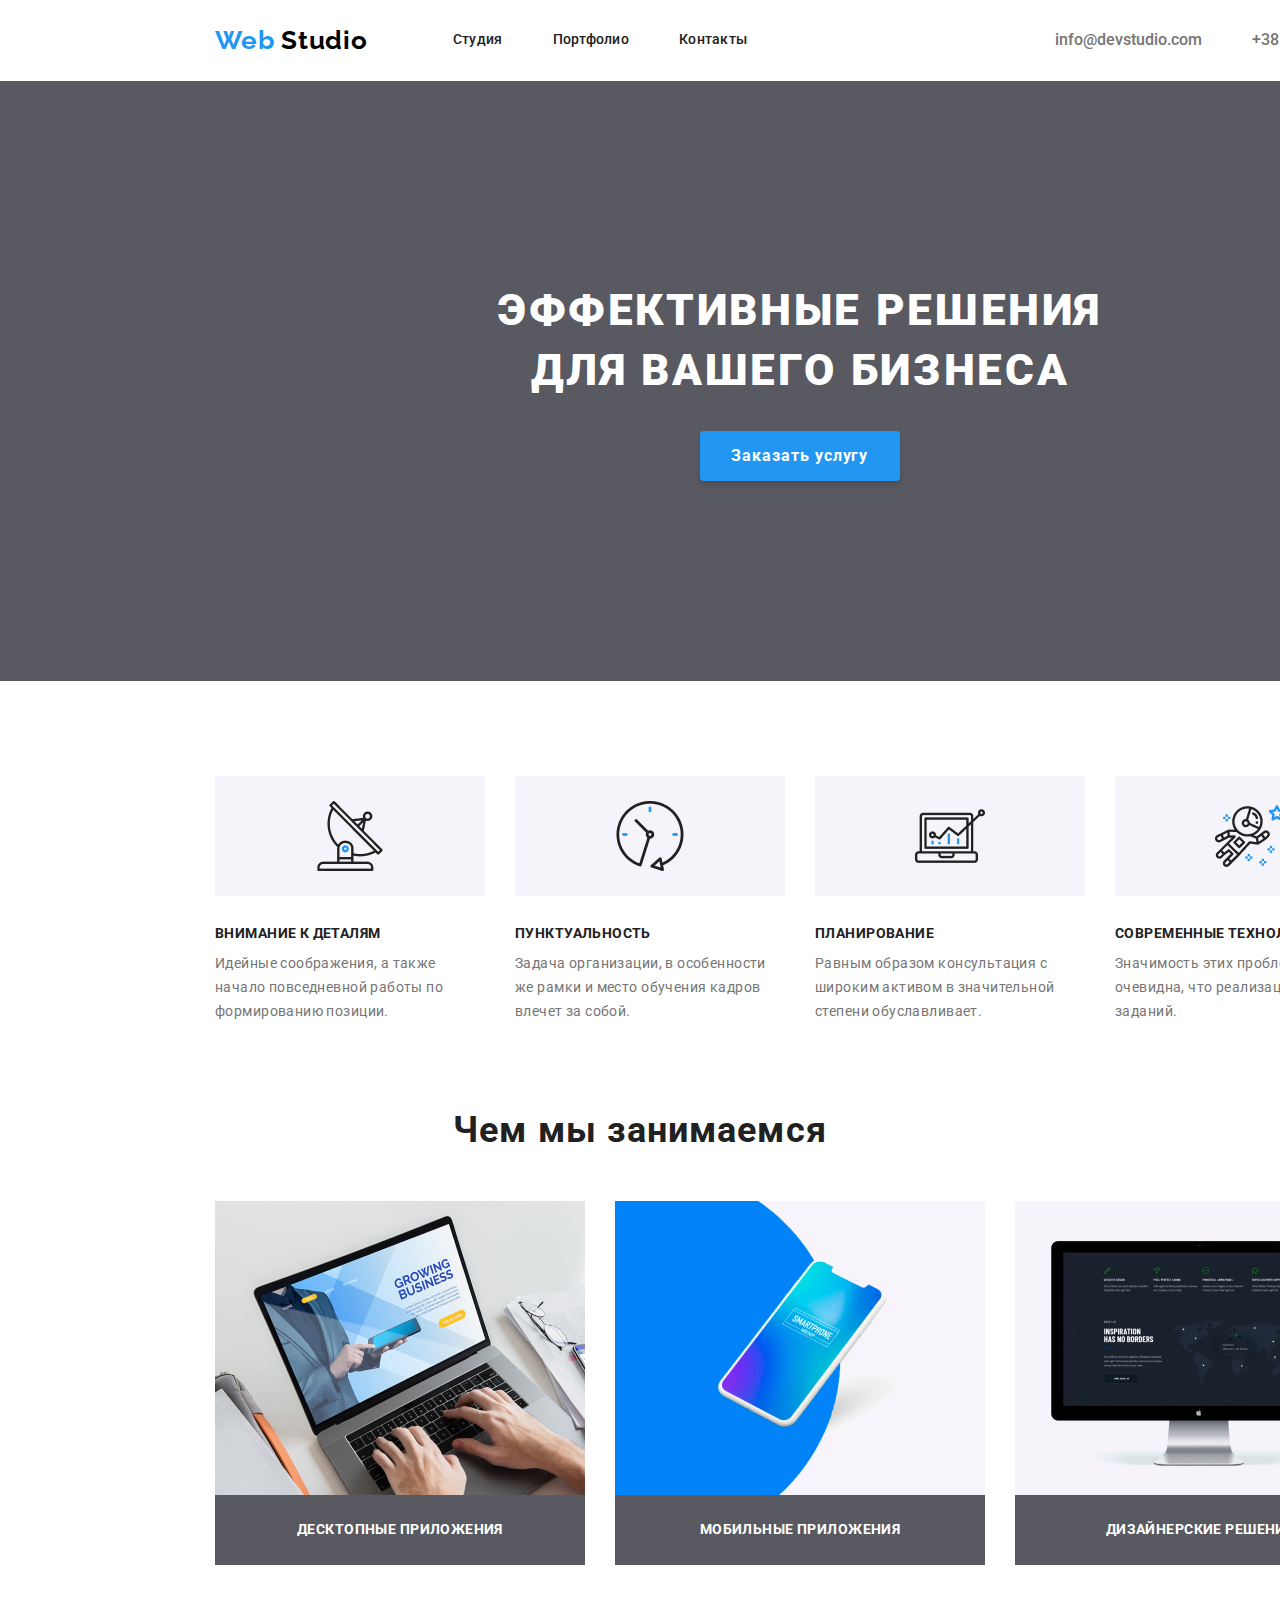
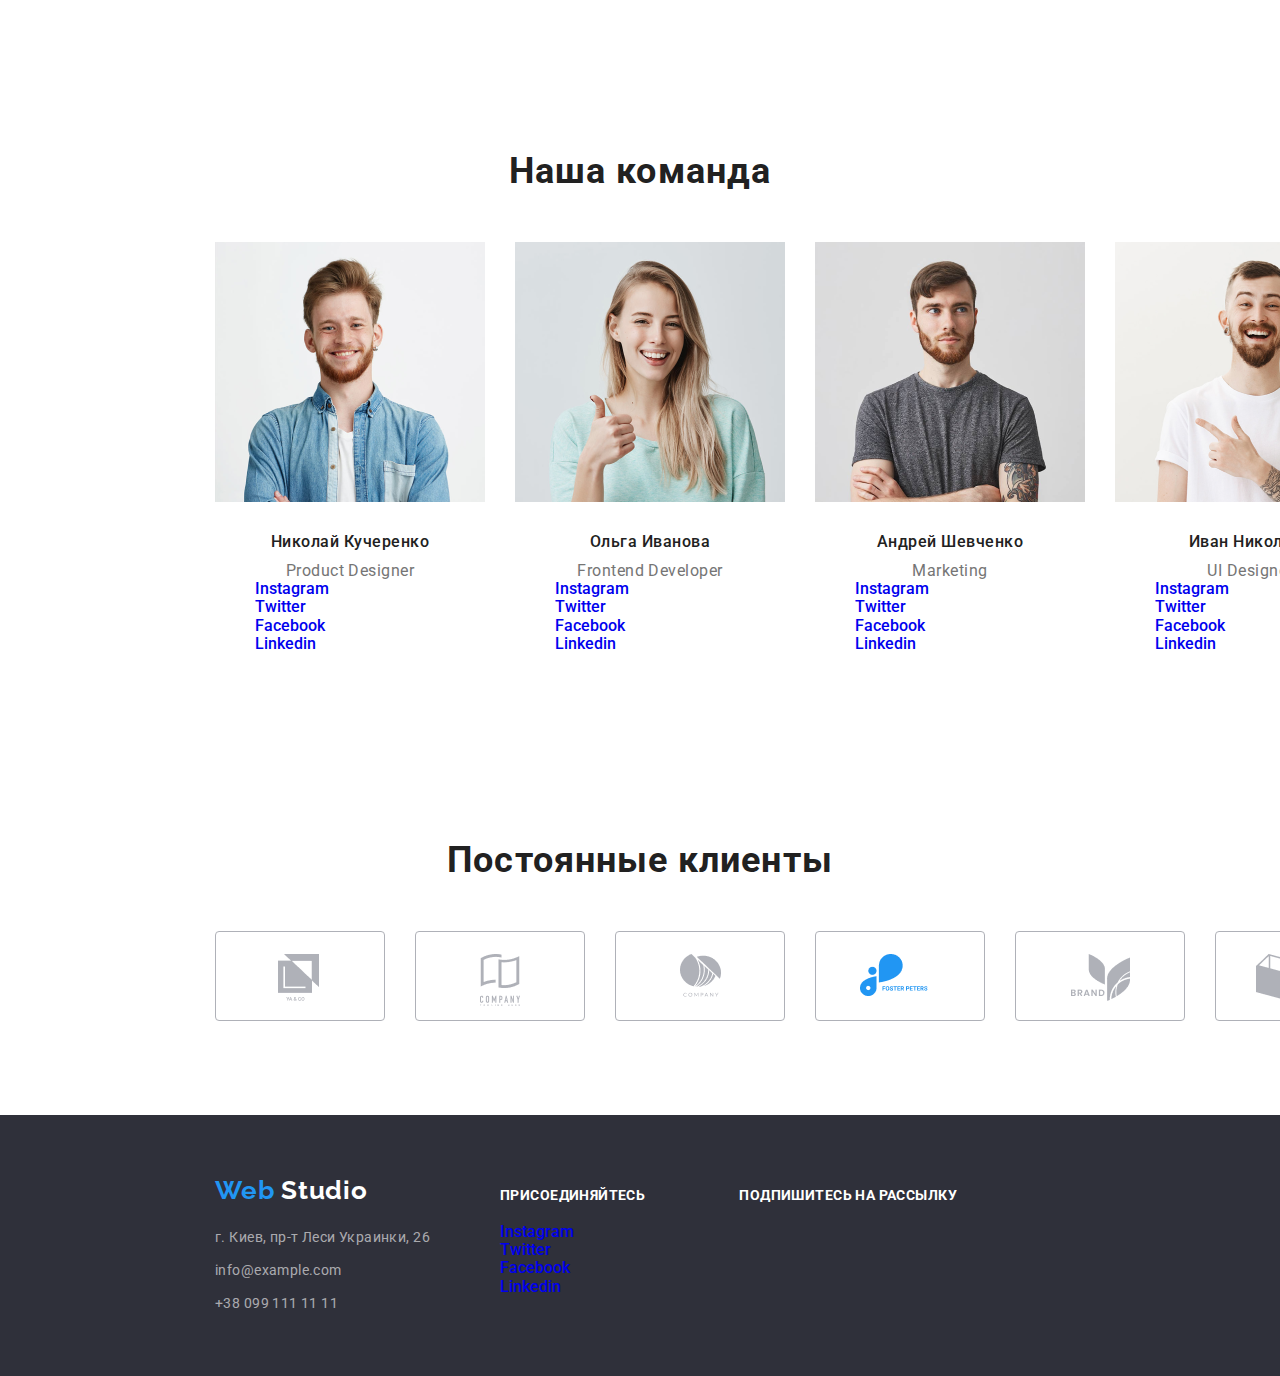
<file: index.html>
<!DOCTYPE html>
<html lang="ru">
  <head>
    <meta charset="UTF-8" />
    <meta name="viewport" content="width=device-width, initial-scale=1.0" />
    <link rel="stylesheet" href="./css/normalize.css" />
    <link href="https://fonts.googleapis.com/css2?family=Raleway:wght@700&family=Roboto:wght@400;500;700;900&display=swap"
      rel="stylesheet" />
    <link rel="stylesheet" href="./css/styles.css" />
    <title>Web Studio</title>
  </head>
  <body>
    <header>
      <div class="container flexbox">
        <a href="./" class="logo">Web <span class="logoword">Studio</span></a>
        <nav class="navigation-navigation">
          <ul class="navigation flexbox">
            <li class="navigation-menu"><a href="index.html" class="navigation-item">Студия</a></li>
            <li class="navigation-menu">
            <a href="portfolio.html" class="navigation-item">Портфолио</a>
            </li>
            <li class="navigation-menu"><a href="#" class="navigation-item">Контакты</a></li>
          </ul>
        </nav>
        <a href="mailto:info@devstudio.com" class="navigation-item">info@devstudio.com</a>
        <a href="tel:+380961111111" class="navigation-item">+38 096 111 11 11</a>
      </div>
    </header>

    <main>
      <section>
            <div class="hero">
              <!-- <img src="./images/Header img.png" alt="Команда работает над проектом" /> -->
              <h1>Эффективные решения для вашего бизнеса</h1>
              <button class="button">Заказать услугу</button>
            </div>
      </section>
      <section>
        <div class="container flexbox">
          <ul class="features">
            <li class="features-img"><img src="./images/antenna 1.png" alt="Антена" /></li>
            <li class="features-title">Внимание к деталям</li>
            <li class="features-content">
            Идейные соображения, а также начало повседневной работы по
            формированию позиции.
            </li>
          </ul>
          <ul class="features">
            <li class="features-img"><img src="./images/clock 1.png" alt="Часы" /></li>
            <li class="features-title">Пунктуальность</li>
            <li class="features-content">
            Задача организации, в особенности же рамки и место обучения кадров
            влечет за собой.
            </li>
          </ul>
          <ul class="features">
            <li class="features-img"><img src="./images/diagram 1.png" alt="Диграмма" /></li>
            <li class="features-title">Планирование</li>
            <li class="features-content">
            Равным образом консультация с широким активом в значительной степени
            обуславливает.
            </li>
          </ul>
          <ul class="features">
            <li class="features-img"><img src="./images/astronaut 1.png" alt="Астронавт" /></li>
            <li class="features-title">Современные технологии</li>
            <li class="features-content">
            Значимость этих проблем настолько очевидна, что реализация плановых
            заданий.
            </li>
          </ul>
        </div>
      </section>
      <section>
        <h2 class="wht-doing">Чем мы занимаемся</h2>
        <div class="container flexbox">
          <ul class="working">
            <li class="working-img"><img src="./images/desktop.png" alt="Десктоп" /></li>
            <li class="working-title">Десктопные приложения</li>
          </ul>
          <ul class="working">
            <li class="working-img"><img src="./images/mobile.png" alt="Мобильный" /></li>
            <li class="working-title">Мобильные приложения</li>
          </ul>
          <ul class="working">
            <li class="working-img"><img src="./images/design.png" alt="Дизайн" /></li>
            <li class="working-title">Дизайнерские решения</li>
          </ul>
        </div>
      </section>
      <section>
        <h2 class="our-cmnd">Наша команда</h2>
        <div class="container flexbox">
          <ul class="team-list">
            <li class="team-img"><img src="./images/nickolay.png" alt="Николай Кучеренко"/></li>
            <li class="employee">Николай Кучеренко</li>
            <li class="profession">Product Designer</li>
            <li>
              <ul class="social-link">
                <li><a href="#" aria-label="Instagram" class="social-item">Instagram</a></li>
                <li><a href="#" aria-label="Twitter" class="social-item">Twitter</a></li>
                <li><a href="#" aria-label="Facebook" class="social-item">Facebook</a></li>
                <li><a href="#" aria-label="Linkedin" class="social-item">Linkedin</a></li>
              </ul>
            </li>
          </ul>
          <ul class="team-list">
            <li class="team-img"><img src="./images/olga.png" alt="Ольга Иванова" /></li>
            <li class="employee">Ольга Иванова</li>
            <li class="profession">Frontend Developer</li>
            <li>
              <ul class="social-link">
                <li><a href="#" aria-label="Instagram" class="social-item">Instagram</a></li>
                <li><a href="#" aria-label="Twitter" class="social-item">Twitter</a></li>
                <li><a href="#" aria-label="Facebook" class="social-item">Facebook</a></li>
                <li><a href="#" aria-label="Linkedin" class="social-item">Linkedin</a></li>
              </ul>
            </li>
          </ul>
          <ul class="team-list">
            <li class="team-img"><img src="./images/andrey.png" alt="Андрей Шевченко" /></li>
            <li class="employee">Андрей Шевченко</li>
            <li class="profession">Marketing</li>
            <li>
              <ul class="social-link">
                <li><a href="#" aria-label="Instagram" class="social-item">Instagram</a></li>
                <li><a href="#" aria-label="Twitter" class="social-item">Twitter</a></li>
                <li><a href="#" aria-label="Facebook" class="social-item">Facebook</a></li>
                <li><a href="#" aria-label="Linkedin" class="social-item">Linkedin</a></li>
              </ul>
            </li>
          </ul>
          <ul class="team-list">
            <li class="team-img"><img src="./images/ivan.png" alt="Иван Николаев" /></li>
            <li class="employee">Иван Николаев</li>
            <li class="profession">UI Designer</li>
            <li>
              <ul class="social-link">
                <li><a href="#" aria-label="Instagram" class="social-item">Instagram</a></li>
                <li><a href="#" aria-label="Twitter" class="social-item">Twitter</a></li>
                <li><a href="#" aria-label="Facebook" class="social-item">Facebook</a></li>
                <li><a href="#" aria-label="Linkedin" class="social-item">Linkedin</a></li>
              </ul>
            </li>
          </ul>
        </div>
      </section>
      <section>
        <h2 class="our-client">Постоянные клиенты</h2>
        <div class="container">
          <ul class="client-list flexbox">
            <li class="client">
              <a href="#"><img src="./images/logo-1.png" alt="logo1" /></a>
            </li>
            <li class="client">
              <a href="#"><img src="./images/logo-2.png" alt="logo2" /></a>
            </li>
            <li class="client">
              <a href="#"><img src="./images/logo-3.png" alt="logo3" /></a>
            </li>
            <li class="client">
              <a href="#"><img src="./images/logo-4.png" alt="logo4" /></a>
            </li>
            <li class="client">
              <a href="#"><img src="./images/logo-5.png" alt="logo5" /></a>
            </li>
            <li class="client">
              <a href="#"><img src="./images/logo-6.png" alt="logo6" /></a>
            </li>
          </ul>
        </div>
      </section>
    </main>
    <footer>
      <div class="container footer-content">
        <section>
            <h3 class="logo-footer">Web <span class="logoword-white">Studio</span></h3>
            <address>
              <ul class="address">
                <li class="address-item">г. Киев, пр-т Леси Украинки, 26</li>
                <li class="address-item">info@example.com</li>
                <li class="address-item">+38 099 111 11 11</li>
              </ul>
            </address>
        </section>
        <section>
            <h3 class="invite">Присоединяйтесь</h3>
            <ul class="invite-list">
              <li>
                <a href="#" aria-label="Instagram" class="invite-item">Instagram</a>
              </li>
              <li>
                <a href="#" aria-label="Twitter" class="invite-item">Twitter</a>
              </li>
              <li>
                <a href="#" aria-label="Facebook" class="invite-item">Facebook</a>
              </li>
                <a href="#" aria-label="Linkedin" class="invite-item">Linkedin</a>
              </li>
            </ul>
        </section>
        <section>
          <h3 class="invite">Подпишитесь на рассылку</h3>
        </section>
      </div>
    </footer>
  </body>
</html>
</file>
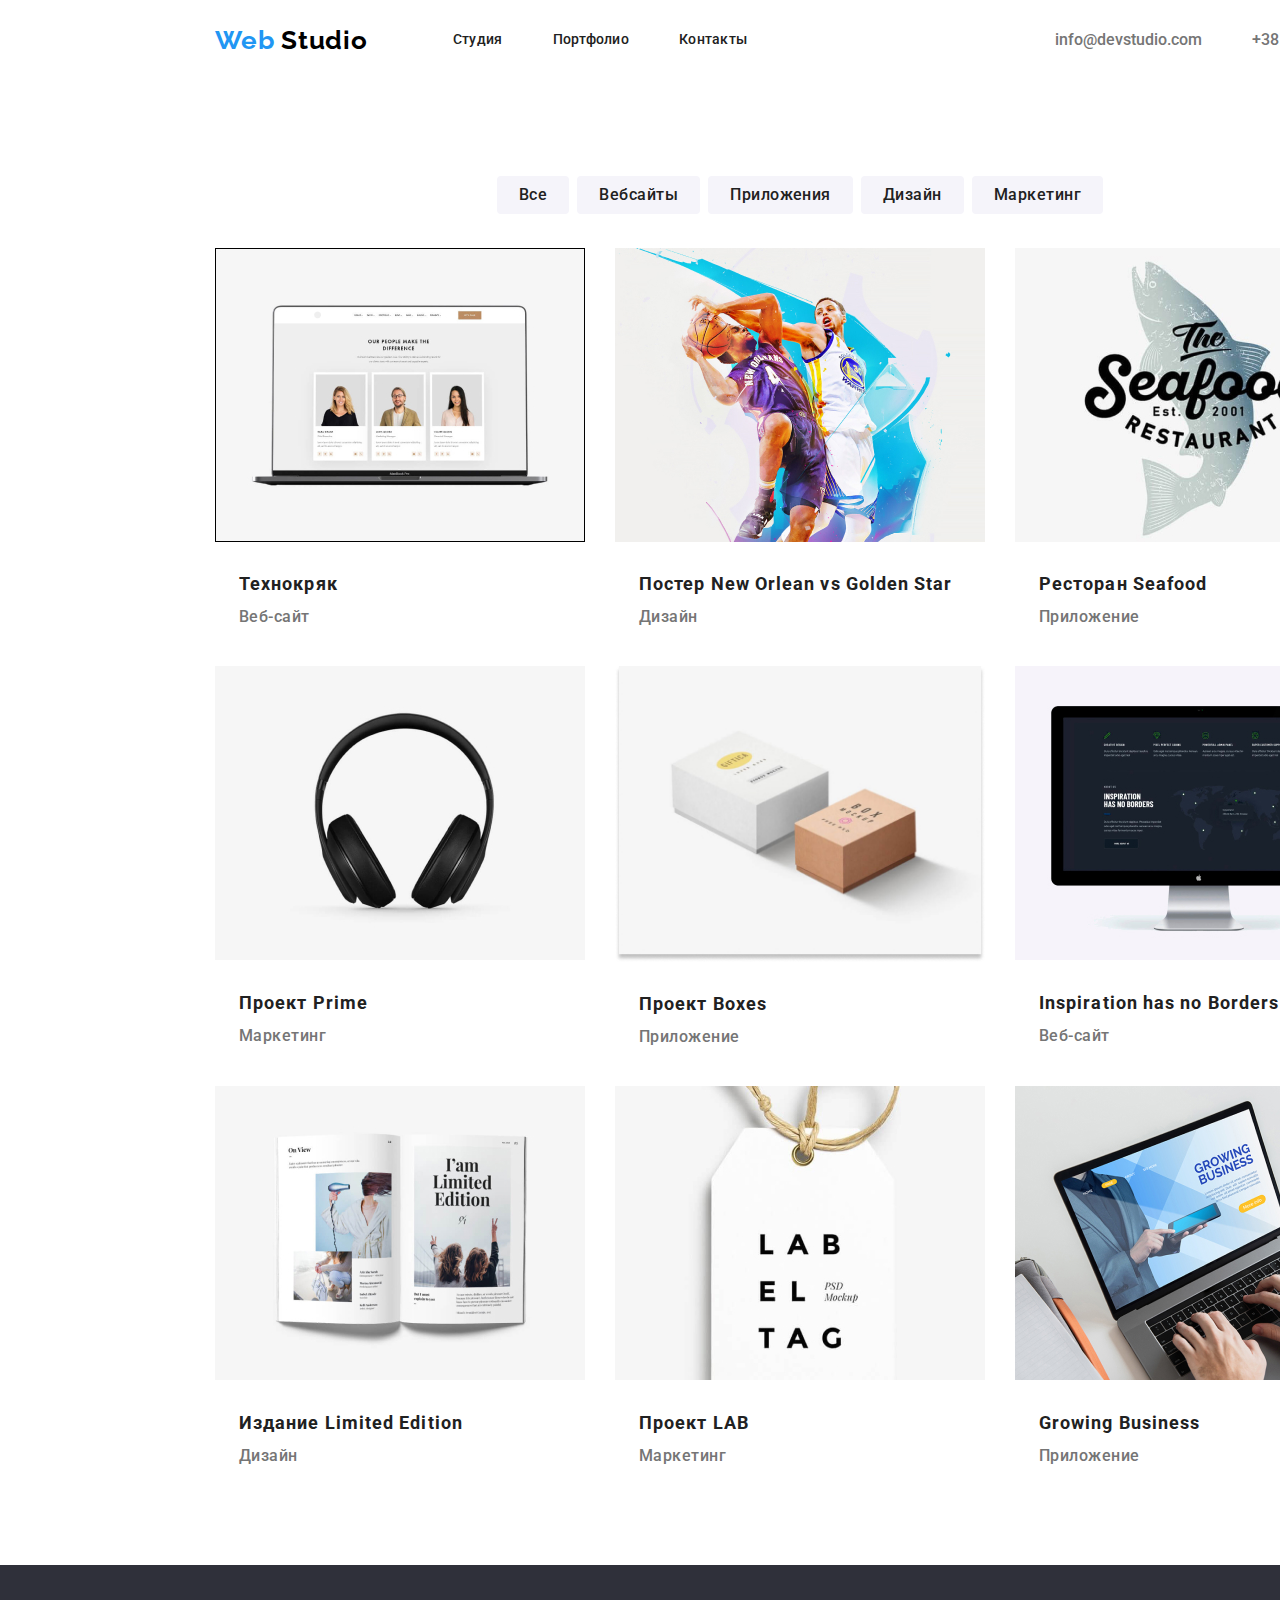
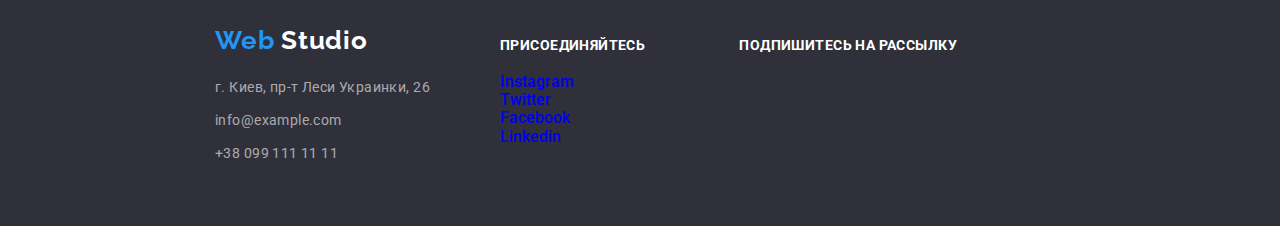
<file: portfolio.html>
<!DOCTYPE html>
<html lang="en">
  <head>
    <meta charset="UTF-8" />
    <meta name="viewport" content="width=device-width, initial-scale=1.0" />
    <link rel="stylesheet" href="./css/normalize.css" />
    <link
      href="https://fonts.googleapis.com/css2?family=Raleway:wght@700&family=Roboto:wght@400;500;700&display=swap"
      rel="stylesheet"
    />
    <link rel="stylesheet" href="./css/styleportfolio.css" />
    <title>Portfolio</title>
  </head>
  <body>
    <header>
      <div class="container flexbox">
        <a href="./" class="logo">Web <span class="logoword">Studio</span></a>
        <nav class="navigation-navigation">
          <ul class="navigation flexbox">
            <li class="navigation-menu">
              <a href="index.html" class="navigation-item">Студия</a>
            </li>
            <li class="navigation-menu">
              <a href="portfolio.html" class="navigation-item">Портфолио</a>
            </li>
            <li class="navigation-menu">
              <a href="#" class="navigation-item">Контакты</a>
            </li>
          </ul>
        </nav>
        <a href="mailto:info@devstudio.com" class="navigation-item"
          >info@devstudio.com</a
        >
        <a href="tel:+380961111111" class="navigation-item"
          >+38 096 111 11 11</a
        >
      </div>
    </header>
    <main>
      <h1 hidden>Портфолио</h1>
      <section>
        <div class="container">
          <ul class="button-list flexbox">
            <li class="button-item">
              <button type="buton" class="button">Все</button>
            </li>
            <li class="button-item">
              <button type="buton" class="button">Вебсайты</button>
            </li>
            <li class="button-item">
              <button type="buton" class="button">Приложения</button>
            </li>
            <li class="button-item">
              <button type="buton" class="button">Дизайн</button>
            </li>
            <li class="button-item">
              <button type="buton" class="button">Маркетинг</button>
            </li>
          </ul>
        </div>
      </section>
      <section>
        <div class="container">
          <ul class="client-list">
            <li class="client-item">
              <a href="#" class="client">
                <img src="./images/tehnokryak.jpg" alt="Ноутбук" />
                <h2 class="client-title">Технокряк</h2>
                <p class="client-title-work">Веб-сайт</p>
                <p></p>
              </a>
            </li>
            <li class="client-item">
              <a href="#" class="client">
                <img src="./images/bascket.jpg" alt="Баскетбол" />
                <h2 class="client-title">Постер New Orlean vs Golden Star</h2>
                <p class="client-title-work">Дизайн</p>
                <p></p>
              </a>
            </li>
            <li class="client-item">
              <a href="#" class="client">
                <img src="./images/restaurant.jpg" alt="Логотип ресторана" />
                <h2 class="client-title">Ресторан Seafood</h2>
                <p class="client-title-work">Приложение</p>
                <p></p>
              </a>
            </li>
            <li class="client-item">
              <a href="#" class="client">
                <img src="./images/headphones.jpg" alt="Наушники" />
                <h2 class="client-title">Проект Prime</h2>
                <p class="client-title-work">Маркетинг</p>
                <p></p>
              </a>
            </li>
            <li class="client-item">
              <a href="#" class="client">
                <img src="./images/boxes.jpg" alt="Ящики" width="370" />
                <h2 class="client-title">Проект Boxes</h2>
                <p class="client-title-work">Приложение</p>
                <p></p>
              </a>
            </li>
            <li class="client-item">
              <a href="#" class="client">
                <img src="./images/inspiration.jpg" alt="Компьютер" />
                <h2 class="client-title">Inspiration has no Borders</h2>
                <p class="client-title-work">Веб-сайт</p>
                <p></p>
              </a>
            </li>
            <li class="client-item">
              <a href="#" class="client">
                <img src="./images/limited.jpg" alt="Журнал" />
                <h2 class="client-title">Издание Limited Edition</h2>
                <p class="client-title-work">Дизайн</p>
                <p></p>
              </a>
            </li>
            <li class="client-item">
              <a href="#" class="client">
                <img src="./images/lab.jpg" alt="Ярлык" />
                <h2 class="client-title">Проект LAB</h2>
                <p class="client-title-work">Маркетинг</p>
                <p></p>
              </a>
            </li>
            <li class="client-item">
              <a href="#" class="client">
                <img src="./images/business.jpg" alt="Ноутбук" />
                <h2 class="client-title">Growing Business</h2>
                <p class="client-title-work">Приложение</p>
                <p></p>
              </a>
            </li>
          </ul>
        </div>
      </section>
    </main>
    <footer>
      <div class="container footer-content">
        <section>
          <h3 class="logo-footer">Web <span class="logoword-white">Studio</span></h3>
          <address>
            <ul class="address">
              <li class="address-item">г. Киев, пр-т Леси Украинки, 26</li>
              <li class="address-item">info@example.com</li>
              <li class="address-item">+38 099 111 11 11</li>
            </ul>
          </address>
        </section>
        <section>
          <h3 class="invite">Присоединяйтесь</h3>
          <ul class="invite-list">
            <li>
              <a href="#" aria-label="Instagram" class="invite-item">Instagram</a>
            </li>
            <li>
              <a href="#" aria-label="Twitter" class="invite-item">Twitter</a>
            </li>
            <li>
              <a href="#" aria-label="Facebook" class="invite-item">Facebook</a>
            </li>
            <a href="#" aria-label="Linkedin" class="invite-item">Linkedin</a>
            </li>
          </ul>
        </section>
        <section>
          <h3 class="invite">Подпишитесь на рассылку</h3>
        </section>
      </div>
    </footer>
  </body>
</html>
</file>
<file: css/styles.css>
:root {
  --accent-color: #2196f3;
  --dark-color: #212121;
  --white-color: #ffffff;
  --gray-color: #757575;
}

* {
  box-sizing: border-box;
}

body {
  font-weight: 500;
  font-family: "Roboto", sans-serif;
  font-style: normal;
  color: var(--dark-color);
}

.container {
  width: 1600px;
  padding-left: 215px;
  padding-right: 215px;
  margin-left: auto;
  margin-right: auto;
  /* background-color: tomato; */
}

.flexbox {
  display: flex;
  justify-content: flex-end;
  align-items: center;
}

/* Начало хедера */

.logo {
  font-family: "Raleway", sans-serif;
  font-style: normal;
  font-weight: bold;
  font-size: 26px;
  line-height: 1.19;
  letter-spacing: 0.03em;
  color: var(--accent-color);
  text-decoration: none;
  margin-right: 85px;
  margin-top: 25px;
  margin-bottom: 25px;
}
.logoword {
  color: #000000;
}

.navigation {
  font-size: 14px;
  line-height: 1.14;
  letter-spacing: 0.02em;
  list-style-type: none;
  padding: 0;
  margin: 0;
}

.navigation-navigation {
  margin-right: auto;
}

.navigation-menu:not(:last-child) {
  margin-right: 50px;
}

.navigation-item {
  text-decoration: none;
  color: var(--dark-color);
}

.navigation-item:not(:last-child) {
  margin-right: 50px;
}

.navigation-item:hover {
  color: var(--accent-color);
}

.navigation-item:focus {
  color: var(--accent-color);
}

nav ~ a.navigation-item {
  color: var(--gray-color);
}

/* Конец хедера */
/* Начало основной части */

.hero {
  width: 1600px;
  height: 600px;
  margin-left: auto;
  margin-right: auto;
  background: rgba(47, 48, 58, 0.8);
  padding-left: 452px;
  padding-right: 452px;
  padding-top: 200px;
}

h1 {
  font-style: normal;
  font-weight: 900;
  font-size: 44px;
  line-height: 1.36;
  text-align: center;
  letter-spacing: 0.06em;
  text-transform: uppercase;
  color: var(--white-color);
  margin: 0em;
}

.button {
  font-weight: bold;
  font-size: 16px;
  line-height: 1.87;
  display: flex;
  align-items: center;
  text-align: center;
  letter-spacing: 0.06em;
  color: var(--white-color);
  background: var(--accent-color);
  box-shadow: 0px 4px 4px rgba(0, 0, 0, 0.15);
  border-radius: 4px;
  border: var(--white-color);
  width: 200px;
  height: 50px;
  padding: 10px 31px;
  margin-top: 30px;
  margin-left: auto;
  margin-right: auto;
}

.button:hover {
  background: #188ce8;
}

.features {
  list-style-type: none;
  margin: 0;
  padding-left: 0;
  margin-top: 95px;
}

.features:not(:last-child) {
  margin-right: 30px;
}

.features-img {
  width: 270px;
  height: 120px;
  background: #f5f4fa;
  padding: 25px 100px;
}

.features-title {
  font-weight: bold;
  font-size: 14px;
  line-height: 1.14;
  letter-spacing: 0.03em;
  text-transform: uppercase;
  color: var(--dark-color);
  margin-top: 30px;
}

.features-content {
  font-weight: normal;
  font-size: 14px;
  line-height: 1.71;
  letter-spacing: 0.03em;
  color: var(--gray-color);
  margin-top: 10px;
}

.wht-doing {
  font-weight: bold;
  font-size: 36px;
  line-height: 1.17;
  text-align: center;
  letter-spacing: 0.03em;
  color: var(--dark-color);
  margin-top: 85px;
  margin-bottom: 0px;
}

h2 {
  font-weight: bold;
  font-size: 36px;
  line-height: 1.17;
  text-align: center;
  letter-spacing: 0.03em;
  color: var(--dark-color);
}

.working {
  list-style-type: none;
  padding-left: 0px;
  margin: 0;
  margin-top: 50px;
}

.working:not(:last-child) {
  margin-right: 30px;
}

.working-img {
  width: 370px;
  height: 294px;
}

.working-title {
  font-weight: bold;
  font-size: 14px;
  line-height: 1.14;
  text-align: center;
  letter-spacing: 0.03em;
  text-transform: uppercase;
  color: var(--white-color);
  background: rgba(47, 48, 58, 0.8);
  height: 70px;
  display: flex;
  align-items: center;
  justify-content: center;
}

.our-cmnd {
  font-weight: bold;
  font-size: 36px;
  line-height: 1.17;
  text-align: center;
  letter-spacing: 0.03em;
  color: var(--dark-color);
  margin-top: 185px;
  margin-bottom: 0px;
}

.team-list,
.social-link {
  list-style-type: none;
}

.team-list {
  padding-left: 0;
  margin: 0;
  margin-top: 50px;
}

.team-list:not(:last-child) {
  margin-right: 30px;
}

.team-img {
  width: 270px;
  height: 260px;
}

.employee {
  font-weight: 500;
  font-size: 16px;
  line-height: 1.19;
  text-align: center;
  letter-spacing: 0.03em;
  color: var(--dark-color);
  margin-top: 30px;
  padding-bottom: 0;
}

.profession {
  font-weight: normal;
  font-size: 16px;
  line-height: 1.19;
  text-align: center;
  letter-spacing: 0.03em;
  color: var(--gray-color);
  margin-top: 10px;
}

.social-item {
  text-decoration: none;
}

.our-client {
  margin-top: 185px;
  margin-bottom: 0px;
}

.client-list {
  list-style-type: none;
  margin: 0;
  padding: 0;
}

.client {
  border: 1px solid #afb1b8;
  border-radius: 4px;

  width: 170px;
  height: 90px;
  margin-top: 50px;

  padding-top: 22px;
  text-align: center;
}

.client:not(:last-child) {
  margin-right: 30px;
}

/* Конец основной части */
/* Начало футера */

footer {
  background: #2f303a;
  margin-top: 94px;
}

.footer-content {
  justify-content: start;
  display: flex;
}

.logo-footer {
  font-family: "Raleway", sans-serif;
  font-style: normal;
  font-weight: bold;
  font-size: 26px;
  line-height: 1.19;
  letter-spacing: 0.03em;
  color: var(--accent-color);
  text-decoration: none;
  margin: 0;
  margin-top: 60px;
}

.logoword-white {
  color: var(--white-color);
}

.address {
  list-style-type: none;
  font-style: normal;
  font-weight: normal;
  font-size: 14px;
  line-height: 1.714;
  letter-spacing: 0.03em;
  color: var(--white-color);
  margin: 0;
  padding-left: 0px;
  margin-top: 20px;
  margin-right: 70px;
  margin-bottom: 60px;
}

.address-item {
  color: rgba(255, 255, 255, 0.6);
}

.address-item:not(:last-child) {
  margin-bottom: 9px;
}

.invite-list {
  list-style-type: none;
  margin: 0;
  padding-left: 0;
  margin-top: 20px;
}

.invite-item {
  text-decoration: none;
}

.invite {
  font-weight: bold;
  font-size: 14px;
  line-height: 1.143;
  letter-spacing: 0.03em;
  text-transform: uppercase;
  color: var(--white-color);
  margin: 0;
  margin-top: 72px;
}

.invite:not(:last-child) {
  margin-right: 94px;
}

/* Конец футера */
</file>
<file: css/styleportfolio.css>
:root {
  --accent-color: #2196f3;
  --dark-color: #212121;
  --white-color: #ffffff;
  --gray-color: #757575;
}

* {
  box-sizing: border-box;
}

p {
  margin: 0;
}

body {
  font-weight: 500;
  font-family: "Roboto", sans-serif;
  font-style: normal;
  color: var(--dark-color);
}

.container {
  width: 1600px;
  padding-left: 215px;
  padding-right: 215px;
  margin-left: auto;
  margin-right: auto;
}

.flexbox {
  display: flex;
  justify-content: flex-end;
  align-items: center;
}

/* Начало хедера */

.logo {
  font-family: "Raleway", sans-serif;
  font-style: normal;
  font-weight: bold;
  font-size: 26px;
  line-height: 1.19;
  letter-spacing: 0.03em;
  color: var(--accent-color);
  text-decoration: none;
  margin-right: 85px;
  margin-top: 25px;
  margin-bottom: 25px;
}
.logoword {
  color: #000000;
}

.navigation {
  font-size: 14px;
  line-height: 1.14;
  letter-spacing: 0.02em;
  list-style-type: none;
  padding: 0;
  margin: 0;
}

.navigation-navigation {
  margin-right: auto;
}

.navigation-menu:not(:last-child) {
  margin-right: 50px;
}

.navigation-item {
  text-decoration: none;
  color: var(--dark-color);
}

.navigation-item:not(:last-child) {
  margin-right: 50px;
}

.navigation-item:hover {
  color: var(--accent-color);
}

.navigation-item:focus {
  color: var(--accent-color);
}

nav ~ a.navigation-item {
  color: var(--gray-color);
}

/* Конец хедера */
/* Начало основной части */

.button-list {
  margin: 0;
  margin-top: 95px;
  padding-left: 0;
  justify-content: center;
}

.button-item:not(:last-child) {
  margin-right: 8px;
}

.button-list,
.client-list {
  list-style-type: none;
}

.button {
  font-family: "Roboto", sans-serif;
  font-style: normal;
  font-weight: 500;
  font-size: 16px;
  line-height: 1.625;
  text-align: center;
  letter-spacing: 0.03em;
  background: #f5f4fa;
  border-radius: 4px;
  border: var(--white-color);
  color: var(--dark-color);
  padding: 6px 22px;
}

.button:hover {
  color: var(--white-color);
  background: var(--accent-color);
  box-shadow: 0px 2px 2px rgba(0, 0, 0, 0.12), 0px 1px 2px rgba(0, 0, 0, 0.08),
    0px 3px 1px rgba(0, 0, 0, 0.1);
}

.client-list {
  display: flex;
  flex-wrap: wrap;
  margin: 0;
  padding-left: 0;
}

.client-item {
  margin-top: 34px;
}

.client-item:not(:nth-child(3n)) {
  margin-right: 30px;
}

.client {
  text-decoration: none;
  color: var(--dark-color);
}

.client-title {
  font-weight: bold;
  font-size: 18px;
  line-height: 36px;
  letter-spacing: 0.06em;
  margin: 0;
  margin-top: 20px;
  margin-left: 24px;
}

.client-title-work {
  font-size: 16px;
  line-height: 1.875;
  letter-spacing: 0.03em;
  color: var(--gray-color);
  margin-left: 24px;
}

/* Конец основной части */
/* Начало футера */

footer {
  background: #2f303a;
  margin-top: 94px;
}

.footer-content {
  justify-content: start;
  display: flex;
}

.logo-footer {
  font-family: "Raleway", sans-serif;
  font-style: normal;
  font-weight: bold;
  font-size: 26px;
  line-height: 1.19;
  letter-spacing: 0.03em;
  color: var(--accent-color);
  text-decoration: none;
  margin: 0;
  margin-top: 60px;
}

.logoword-white {
  color: var(--white-color);
}

.address {
  list-style-type: none;
  font-style: normal;
  font-weight: normal;
  font-size: 14px;
  line-height: 1.714;
  letter-spacing: 0.03em;
  color: var(--white-color);
  margin: 0;
  padding-left: 0px;
  margin-top: 20px;
  margin-right: 70px;
  margin-bottom: 60px;
}

.address-item {
  color: rgba(255, 255, 255, 0.6);
}

.address-item:not(:last-child) {
  margin-bottom: 9px;
}

.invite-list {
  list-style-type: none;
  margin: 0;
  padding-left: 0;
  margin-top: 20px;
}

.invite-item {
  text-decoration: none;
}

.invite {
  font-weight: bold;
  font-size: 14px;
  line-height: 1.143;
  letter-spacing: 0.03em;
  text-transform: uppercase;
  color: var(--white-color);
  margin: 0;
  margin-top: 72px;
}

.invite:not(:last-child) {
  margin-right: 94px;
}

/* Конец футера */
</file>
